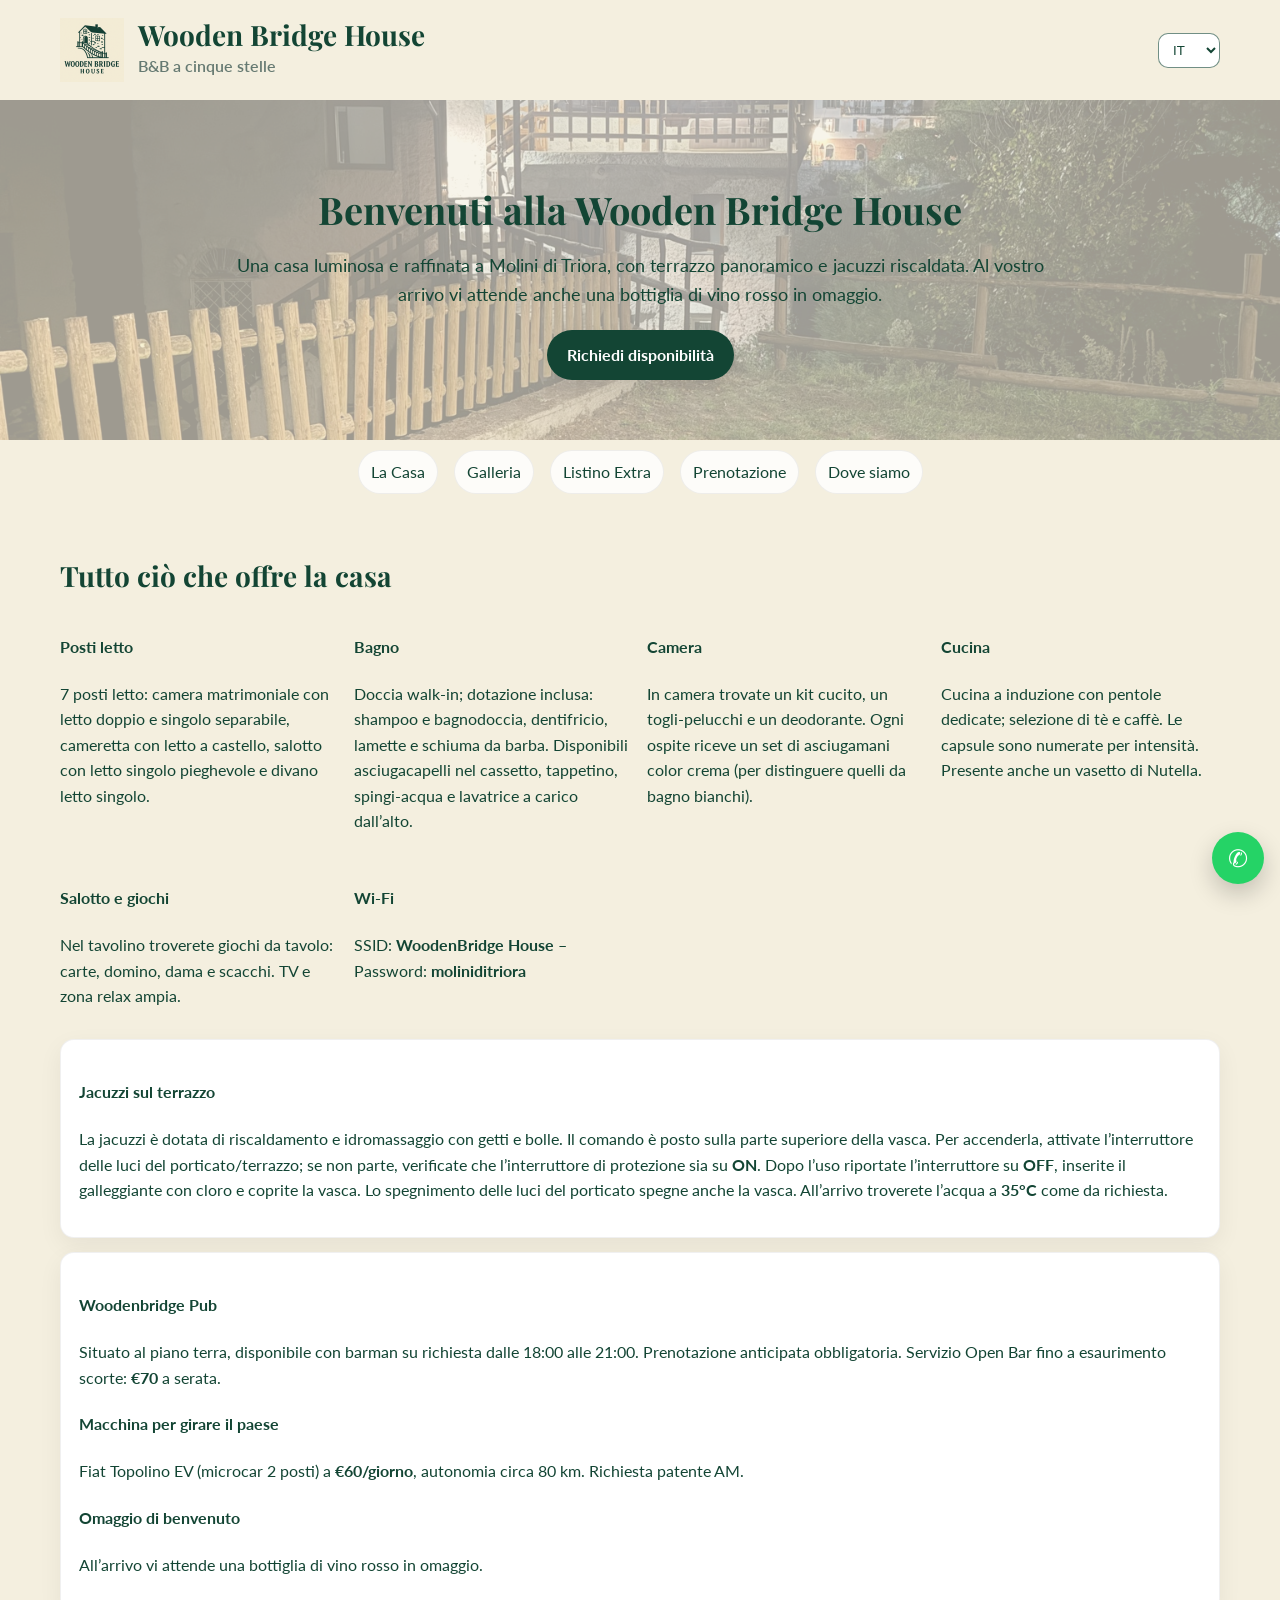
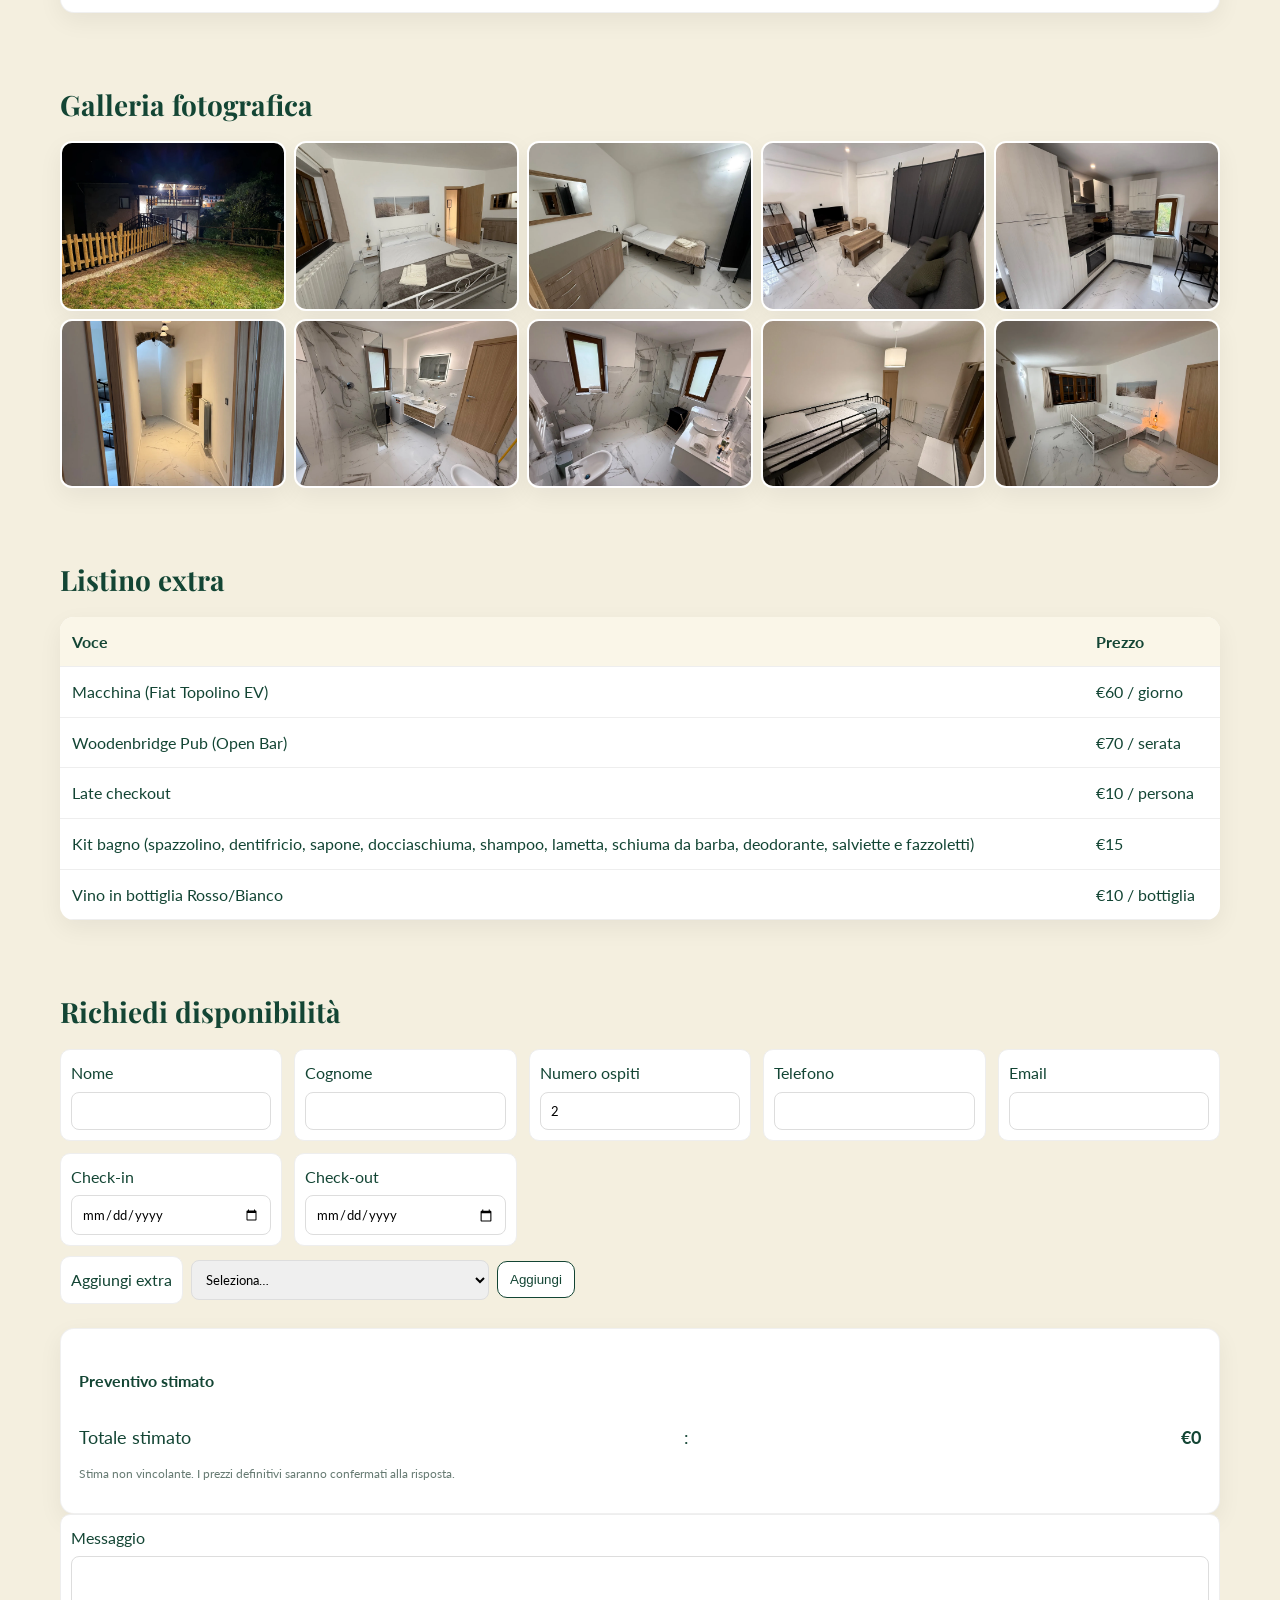
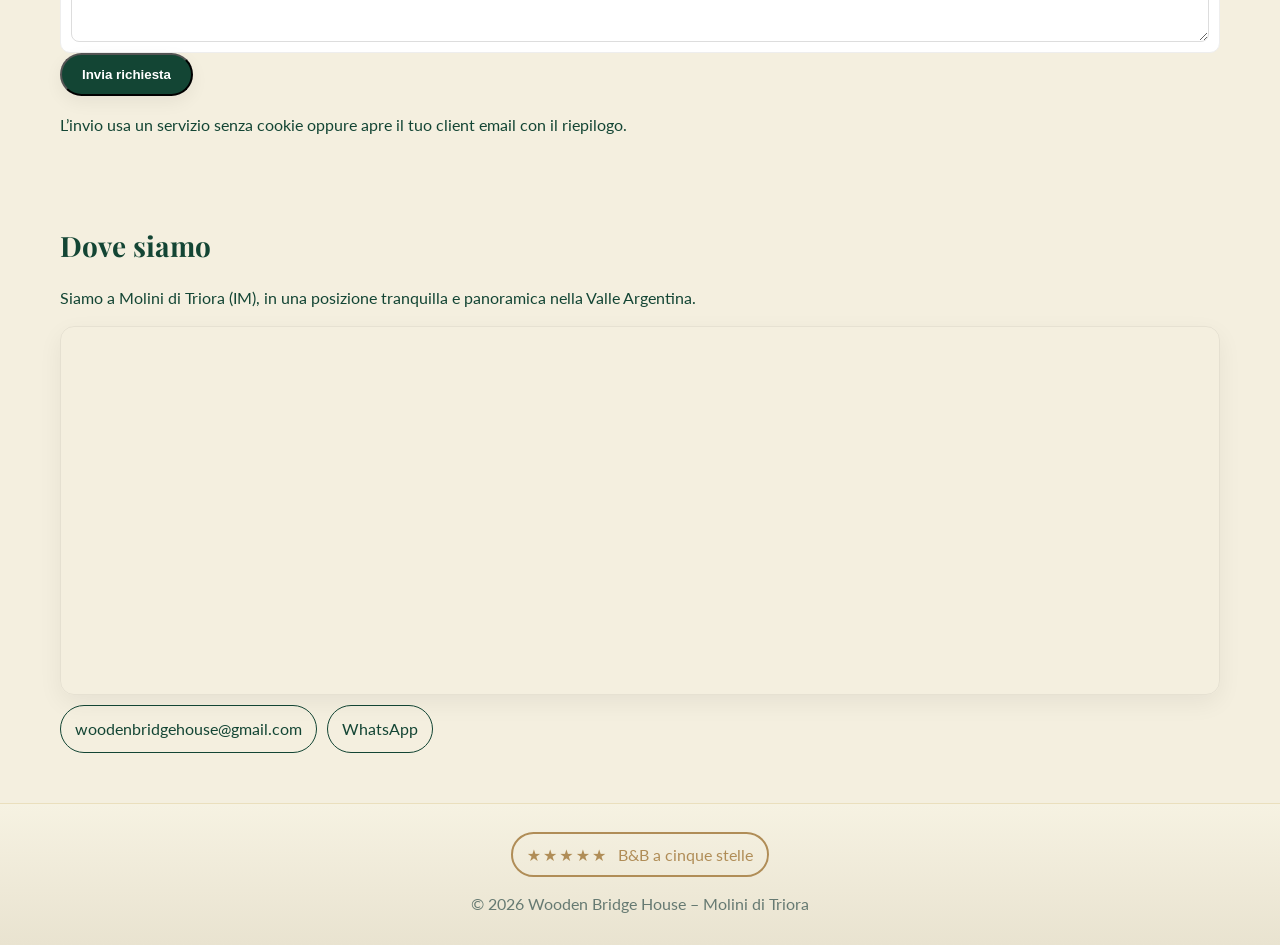
<file: index.html>
<!doctype html>
<html lang="it">
<head>
  <meta charset="utf-8" />
  <meta name="viewport" content="width=device-width, initial-scale=1" />
  <title>Wooden Bridge House – B&amp;B a cinque stelle</title>
  <link rel="icon" href="favicon.ico" />
  <link rel="preconnect" href="https://fonts.gstatic.com" crossorigin>
  <link href="https://fonts.googleapis.com/css2?family=Playfair+Display:wght@500;700&family=Lato:wght@300;400;700&display=swap" rel="stylesheet">
  <link rel="stylesheet" href="style.css" />
  <meta name="description" content="Wooden Bridge House • B&amp;B a cinque stelle a Molini di Triora. Casa elegante con jacuzzi in terrazza, cucina moderna, giochi, omaggi e servizi premium. Prenota il tuo soggiorno.">
  <meta property="og:title" content="Wooden Bridge House – B&B a cinque stelle">
  <meta property="og:description" content="Casa elegante a Molini di Triora con terrazzo e jacuzzi. Benvenuto con bottiglia di vino, cucina a induzione, giochi in salotto. Prenota ora.">
  <meta property="og:image" content="images/photo_01.jpg">
  <meta property="og:type" content="website">
  <meta name="twitter:card" content="summary_large_image">
  <link rel="alternate" hreflang="it" href="./">
  <link rel="alternate" hreflang="en" href="./#en">
  <link rel="alternate" hreflang="fr" href="./#fr">
  <link rel="alternate" hreflang="de" href="./#de">
  <link rel="alternate" hreflang="ru" href="./#ru">
  <script type="application/ld+json">
  {
    "@context": "https://schema.org",
    "@type": "LodgingBusiness",
    "name": "Wooden Bridge House",
    "description": "B&B a cinque stelle a Molini di Triora con terrazzo panoramico e jacuzzi riscaldata.",
    "address": {"@type": "PostalAddress","addressLocality": "Molini di Triora","addressRegion": "IM","addressCountry": "IT"},
    "amenityFeature": [
      {"@type":"LocationFeatureSpecification","name":"Jacuzzi terrazzo","value":true},
      {"@type":"LocationFeatureSpecification","name":"Wi‑Fi","value":true},
      {"@type":"LocationFeatureSpecification","name":"Cucina a induzione","value":true},
      {"@type":"LocationFeatureSpecification","name":"Lavatrice","value":true}
    ],
    "telephone": "+39 348 2782639",
    "email": "woodenbridgehouse@gmail.com",
    "url": "https://example.com"
  }
  </script>
</head>
<body>
<header class="site-header">
  <div class="brand">
    <img src="images/logo.png" alt="Wooden Bridge House logo" class="logo">
    <div class="brand-text">
      <h1>Wooden Bridge House</h1>
      <p class="subtitle" data-i18n="tagline">B&amp;B a cinque stelle</p>
    </div>
  </div>
  <div class="top-actions">
    <select id="lang" aria-label="language">
      <option value="it" selected>IT</option>
      <option value="en">EN</option>
      <option value="fr">FR</option>
      <option value="de">DE</option>
      <option value="ru">RU</option>
    </select>
  </div>
</header>

<section class="hero">
  <div class="hero-bg"></div>
  <div class="hero-content">
    <h2 data-i18n="welcome_title">Benvenuti alla Wooden Bridge House</h2>
    <p data-i18n="welcome_text">Una casa luminosa e raffinata a Molini di Triora, con terrazzo panoramico e jacuzzi riscaldata. Al vostro arrivo vi attende anche una bottiglia di vino rosso in omaggio.</p>
    <a href="#booking" class="cta" data-i18n="cta_book">Richiedi disponibilità</a>
  </div>
</section>

<nav class="anchor-nav">
  <a href="#about" data-i18n="nav_about">La Casa</a>
  <a href="#gallery" data-i18n="nav_gallery">Galleria</a>
  <a href="#extras" data-i18n="nav_extras">Listino Extra</a>
  <a href="#booking" data-i18n="nav_booking">Prenotazione</a>
  <a href="#location" data-i18n="nav_location">Dove siamo</a>
</nav>

<section id="about" class="section">
  <h3 data-i18n="about_title">Tutto ciò che offre la casa</h3>
  <div class="features-grid">
    <div>
      <h4 data-i18n="sleep_title">Posti letto</h4>
      <p data-i18n="sleep_text">7 posti letto: camera matrimoniale con letto doppio e singolo separabile, cameretta con letto a castello, salotto con letto singolo pieghevole e divano letto singolo.</p>
    </div>
    <div>
      <h4 data-i18n="bath_title">Bagno</h4>
      <p data-i18n="bath_text">Doccia walk-in; dotazione inclusa: shampoo e bagnodoccia, dentifricio, lamette e schiuma da barba. Disponibili asciugacapelli nel cassetto, tappetino, spingi-acqua e lavatrice a carico dall’alto.</p>
    </div>
    <div>
      <h4 data-i18n="room_title">Camera</h4>
      <p data-i18n="room_text">In camera trovate un kit cucito, un togli-pelucchi e un deodorante. Ogni ospite riceve un set di asciugamani color crema (per distinguere quelli da bagno bianchi).</p>
    </div>
    <div>
      <h4 data-i18n="kitchen_title">Cucina</h4>
      <p data-i18n="kitchen_text">Cucina a induzione con pentole dedicate; selezione di tè e caffè. Le capsule sono numerate per intensità. Presente anche un vasetto di Nutella.</p>
    </div>
    <div>
      <h4 data-i18n="lounge_title">Salotto e giochi</h4>
      <p data-i18n="lounge_text">Nel tavolino troverete giochi da tavolo: carte, domino, dama e scacchi. TV e zona relax ampia.</p>
    </div>
    <div>
      <h4 data-i18n="wifi_title">Wi‑Fi</h4>
      <p>SSID: <strong>WoodenBridge House</strong> – Password: <strong>moliniditriora</strong></p>
    </div>
  </div>

  <div class="jacuzzi card">
    <h4 data-i18n="jac_title">Jacuzzi sul terrazzo</h4>
    <p data-i18n="jac_text">
      La jacuzzi è dotata di riscaldamento e idromassaggio con getti e bolle. Il comando è posto sulla parte superiore della vasca.
      Per accenderla, attivate l’interruttore delle luci del porticato/terrazzo; se non parte, verificate che l’interruttore di protezione sia su <b>ON</b>.
      Dopo l’uso riportate l’interruttore su <b>OFF</b>, inserite il galleggiante con cloro e coprite la vasca. Lo spegnimento delle luci del porticato spegne anche la vasca.
      All’arrivo troverete l’acqua a <b>35°C</b> come da richiesta.
    </p>
  </div>

  <div class="services card">
    <h4 data-i18n="pub_title">Woodenbridge Pub</h4>
    <p data-i18n="pub_text">Situato al piano terra, disponibile con barman su richiesta dalle 18:00 alle 21:00. Prenotazione anticipata obbligatoria. Servizio Open Bar fino a esaurimento scorte: <b>€70</b> a serata.</p>
    <h4 data-i18n="car_title">Macchina per girare il paese</h4>
    <p data-i18n="car_text">Fiat Topolino EV (microcar 2 posti) a <b>€60/giorno</b>, autonomia circa 80 km. Richiesta patente AM.</p>
    <h4 data-i18n="gift_title">Omaggio di benvenuto</h4>
    <p data-i18n="gift_text">All’arrivo vi attende una bottiglia di vino rosso in omaggio.</p>
  </div>
</section>

<section id="gallery" class="section">
  <h3 data-i18n="gallery_title">Galleria fotografica</h3>
  <div class="gallery">
    <a href="images/photo_01.jpg" class="lb"><picture><source type="image/webp" srcset="images/photo_01.webp"><img src="images/photo_01.jpg" loading="lazy" alt="Foto Wooden Bridge House"></picture></a>
    <a href="images/photo_02.jpg" class="lb"><picture><source type="image/webp" srcset="images/photo_02.webp"><img src="images/photo_02.jpg" loading="lazy" alt="Foto Wooden Bridge House"></picture></a>
    <a href="images/photo_03.jpg" class="lb"><picture><source type="image/webp" srcset="images/photo_03.webp"><img src="images/photo_03.jpg" loading="lazy" alt="Foto Wooden Bridge House"></picture></a>
    <a href="images/photo_04.jpg" class="lb"><picture><source type="image/webp" srcset="images/photo_04.webp"><img src="images/photo_04.jpg" loading="lazy" alt="Foto Wooden Bridge House"></picture></a>
    <a href="images/photo_05.jpg" class="lb"><picture><source type="image/webp" srcset="images/photo_05.webp"><img src="images/photo_05.jpg" loading="lazy" alt="Foto Wooden Bridge House"></picture></a>
    <a href="images/photo_06.jpg" class="lb"><picture><source type="image/webp" srcset="images/photo_06.webp"><img src="images/photo_06.jpg" loading="lazy" alt="Foto Wooden Bridge House"></picture></a>
    <a href="images/photo_07.jpg" class="lb"><picture><source type="image/webp" srcset="images/photo_07.webp"><img src="images/photo_07.jpg" loading="lazy" alt="Foto Wooden Bridge House"></picture></a>
    <a href="images/photo_08.jpg" class="lb"><picture><source type="image/webp" srcset="images/photo_08.webp"><img src="images/photo_08.jpg" loading="lazy" alt="Foto Wooden Bridge House"></picture></a>
    <a href="images/photo_09.jpg" class="lb"><picture><source type="image/webp" srcset="images/photo_09.webp"><img src="images/photo_09.jpg" loading="lazy" alt="Foto Wooden Bridge House"></picture></a>
    <a href="images/photo_10.jpg" class="lb"><picture><source type="image/webp" srcset="images/photo_10.webp"><img src="images/photo_10.jpg" loading="lazy" alt="Foto Wooden Bridge House"></picture></a>
  </div>
</section>

<section id="extras" class="section">
  <h3 data-i18n="extras_title">Listino extra</h3>
  <table class="price-table">
    <thead><tr><th data-i18n="extra_item">Voce</th><th data-i18n="extra_price">Prezzo</th></tr></thead>
    <tbody>
      <tr><td data-i18n="extra_car">Macchina (Fiat Topolino EV)</td><td>€60 / <span data-i18n="per_day">giorno</span></td></tr>
      <tr><td data-i18n="extra_pub">Woodenbridge Pub (Open Bar)</td><td>€70 / <span data-i18n="per_evening">serata</span></td></tr>
      <tr><td data-i18n="extra_late">Late checkout</td><td>€10 / <span data-i18n="per_person">persona</span></td></tr>
      <tr><td data-i18n="extra_bathkit">Kit bagno (spazzolino, dentifricio, sapone, docciaschiuma, shampoo, lametta, schiuma da barba, deodorante, salviette e fazzoletti)</td><td>€15</td></tr>
      <tr><td data-i18n="extra_wine">Vino in bottiglia Rosso/Bianco</td><td>€10 / <span data-i18n="per_bottle">bottiglia</span></td></tr>
    </tbody>
  </table>
</section>

<section id="booking" class="section booking">
  <h3 data-i18n="book_title">Richiedi disponibilità</h3>
  <form id="bookForm">
    <!-- Honeypot anti-spam -->
    <input type="text" name="company" style="display:none" tabindex="-1" autocomplete="off">
    <div class="grid">
      <label><span data-i18n="first_name">Nome</span><input required name="firstName" type="text"></label>
      <label><span data-i18n="last_name">Cognome</span><input required name="lastName" type="text"></label>
      <label><span data-i18n="guests">Numero ospiti</span><input required name="guests" type="number" min="1" max="7" value="2"></label>
      <label><span data-i18n="phone">Telefono</span><input required name="phone" type="tel"></label>
      <label><span data-i18n="email">Email</span><input required name="email" type="email"></label>
      <label><span data-i18n="checkin">Check‑in</span><input required name="checkin" type="date"></label>
      <label><span data-i18n="checkout">Check‑out</span><input required name="checkout" type="date"></label>
    </div>

    <div class="extras-selector">
      <label for="extraSelect" data-i18n="add_extra">Aggiungi extra</label>
      <select id="extraSelect">
        <option value="" selected disabled data-i18n="choose_extra">Seleziona…</option>
        <option value="Macchina (Fiat Topolino EV) – €60/giorno">Macchina (Fiat Topolino EV) – €60/giorno</option>
        <option value="Woodenbridge Pub (Open Bar) – €70/serata">Woodenbridge Pub (Open Bar) – €70/serata</option>
        <option value="Late checkout – €10/persona">Late checkout – €10/persona</option>
        <option value="Kit bagno – €15">Kit bagno – €15</option>
        <option value="Vino in bottiglia Rosso/Bianco – €10/bottiglia">Vino in bottiglia Rosso/Bianco – €10/bottiglia</option>
      </select>
      <button class="add-extra" type="button" data-i18n="btn_add">Aggiungi</button>
    </div>

    <ul id="extraList" class="extra-list"></ul>

    <div class="quote card">
      <h4 data-i18n="quote_title">Preventivo stimato</h4>
      <div id="quoteLines" class="quote-lines"></div>
      <div class="quote-total"><span data-i18n="total">Totale stimato</span>: <strong id="quoteTotal">€0</strong></div>
      <p class="muted" data-i18n="quote_note">Stima non vincolante. I prezzi definitivi saranno confermati alla risposta.</p>
    </div>

    <label class="full"><span data-i18n="message">Messaggio (opzionale)</span><textarea name="message" rows="4"></textarea></label>

    <button class="cta" type="submit" data-i18n="btn_send">Invia richiesta</button>
    <p class="form-note" data-i18n="form_note">L’invio usa un servizio senza cookie oppure apre il tuo client email con il riepilogo.</p>
  </form>
</section>

<section id="location" class="section">
  <h3 data-i18n="loc_title">Dove siamo</h3>
  <p data-i18n="loc_text">Siamo a Molini di Triora (IM), in una posizione tranquilla e panoramica nella Valle Argentina.</p>
  <div class="map-wrap">
    <iframe title="Molini di Triora" src="https://www.google.com/maps?q=Molini%20di%20Triora&output=embed" loading="lazy" referrerpolicy="no-referrer-when-downgrade"></iframe>
  </div>
  <div class="contacts">
    <a class="btn-outline" href="mailto:woodenbridgehouse@gmail.com">woodenbridgehouse@gmail.com</a>
    <a class="btn-outline" href="https://wa.me/393482782639" target="_blank">WhatsApp</a>
  </div>
</section>

<footer class="site-footer">
  <div class="seal">
    <span class="stars">★★★★★</span>
    <span class="seal-text" data-i18n="tagline">B&amp;B a cinque stelle</span>
  </div>
  <p>© <span id="year"></span> Wooden Bridge House – Molini di Triora</p>
</footer>

<a class="whatsapp-floating" href="https://wa.me/393482782639" target="_blank" aria-label="WhatsApp">✆</a>

<div class="lb-overlay" id="lightbox" aria-hidden="true">
  <a href="#" class="lb-close" id="lbClose" aria-label="Close">×</a>
  <img id="lbImg" alt="Foto Wooden Bridge House full view" />
</div>

<script>const GALLERY_BG = "images/photo_01.jpg";</script>
<script src="script.js"></script>
</body>
</html>
</file>
<file: style.css>
:root{
  --bg:#f4efdf;
  --paper:#fffaf0;
  --ink:#134534;
  --ink-60: rgba(19,69,52,0.6);
  --accent:#b08d57;
  --muted:#667a72;
  --shadow: rgba(0,0,0,0.06);
  --radius:14px;
  --radius-sm:10px;
  --max:1200px;
  --font-title:"Playfair Display",serif;
  --font-body:"Lato",system-ui,-apple-system,Segoe UI,Roboto,Arial,sans-serif;
}
*{box-sizing:border-box}
html,body{margin:0;padding:0;background:var(--bg);color:var(--ink);font-family:var(--font-body);line-height:1.6}
img{max-width:100%;display:block}
a{color:var(--ink)}
.site-header{max-width:var(--max);margin:0 auto;display:flex;align-items:center;justify-content:space-between;padding:18px 20px}
.brand{display:flex;gap:14px;align-items:center}
.logo{width:64px;height:auto}
.brand-text h1{font-family:var(--font-title);font-size:28px;line-height:1;margin:0}
.subtitle{margin:4px 0 0 0;color:var(--muted);font-weight:600}
.top-actions select{padding:8px 10px;border-radius:10px;border:1px solid var(--ink-60);background:#fff;color:var(--ink)}

.hero{position:relative;isolation:isolate}
.hero-bg{position:absolute;inset:0;background:url('images/photo_01.jpg') center/cover no-repeat;filter:grayscale(20%) contrast(1.05);opacity:.35;z-index:-1}
.hero-content{max-width:var(--max);margin:0 auto;padding:80px 20px 60px 20px;text-align:center}
.hero h2{font-family:var(--font-title);font-size:38px;margin:0 0 10px}
.hero p{max-width:820px;margin:0 auto 22px;font-size:18px}
.cta{display:inline-block;background:var(--ink);color:#fff;text-decoration:none;padding:12px 20px;border-radius:999px;font-weight:700;box-shadow:0 6px 18px var(--shadow)}
.anchor-nav{max-width:var(--max);margin:0 auto;padding:10px 20px;display:flex;gap:16px;flex-wrap:wrap;justify-content:center}
.anchor-nav a{text-decoration:none;padding:8px 12px;border-radius:999px;background:#ffffffcc;border:1px solid var(--shadow)}

.section{max-width:var(--max);margin:30px auto;padding:20px}
.section h3{font-family:var(--font-title);font-size:28px;margin:0 0 14px}
.features-grid{display:grid;grid-template-columns:repeat(auto-fit,minmax(260px,1fr));gap:14px}
.card{background:#fff;border-radius:var(--radius);padding:18px;border:1px solid var(--shadow);box-shadow:0 8px 24px var(--shadow);margin-top:14px}
.gallery{display:grid;grid-template-columns:repeat(auto-fit,minmax(220px,1fr));gap:8px}
.gallery img{border-radius:12px;border:2px solid #fff;box-shadow:0 8px 24px var(--shadow);aspect-ratio:4/3;object-fit:cover;transition:transform .2s}
.gallery a:hover img{transform:scale(1.02)}

.price-table{width:100%;border-collapse:collapse;background:#fff;border-radius:var(--radius);overflow:hidden;box-shadow:0 8px 24px var(--shadow)}
.price-table th,.price-table td{padding:12px;border-bottom:1px solid #eee;text-align:left}
.price-table th{background:#faf6e8}

.booking .grid{display:grid;grid-template-columns:repeat(auto-fit,minmax(220px,1fr));gap:12px}
.booking label{display:flex;flex-direction:column;gap:6px;background:#fff;padding:10px;border-radius:var(--radius-sm);border:1px solid #eee}
.booking input,.booking textarea, .booking select{padding:10px;border:1px solid #ddd;border-radius:8px;font-family:var(--font-body)}
.booking .full{grid-column:1/-1}
.extras-selector{display:flex;gap:8px;margin:10px 0;align-items:center;flex-wrap:wrap}
.add-extra{border:1px solid var(--ink);background:#fff;color:var(--ink);padding:10px 12px;border-radius:10px;cursor:pointer}
.extra-list{list-style:none;padding:0;margin:8px 0;display:flex;gap:8px;flex-wrap:wrap}
.extra-list .chip{display:inline-flex;gap:8px;align-items:center;background:#fff;border:1px solid #ddd;border-radius:999px;padding:8px 12px}
.chip button{border:none;background:none;color:#b00;font-weight:700;cursor:pointer}
.extra-list .chip::before{content:"+";margin-right:6px;color:var(--accent);font-weight:900}

/* Lightbox */
.lb-overlay{position:fixed;inset:0;background:rgba(0,0,0,.85);display:none;align-items:center;justify-content:center;z-index:9999;padding:20px}
.lb-overlay img{max-width:96vw;max-height:92vh;border-radius:10px;box-shadow:0 20px 60px rgba(0,0,0,.5)}
.lb-overlay.show{display:flex}
.lb-close{position:fixed;top:16px;right:22px;color:#fff;font-size:30px;text-decoration:none}

/* Quote */
.quote-lines{display:flex;flex-direction:column;gap:6px;margin-bottom:8px}
.quote-lines .line{display:flex;justify-content:space-between;border-bottom:1px dashed #ddd;padding:4px 0}
.quote-total{display:flex;justify-content:space-between;align-items:center;font-size:18px;margin-top:6px}
.muted{color:var(--muted);font-size:12px}

.map-wrap{border-radius:var(--radius);overflow:hidden;box-shadow:0 8px 24px var(--shadow);border:1px solid var(--shadow)}
.map-wrap iframe{width:100%;height:360px;border:0}

.contacts{display:flex;gap:10px;margin-top:10px;flex-wrap:wrap}
.btn-outline{border:1px solid var(--ink);color:var(--ink);padding:10px 14px;border-radius:999px;text-decoration:none}

.site-footer{margin-top:30px;background:linear-gradient(0deg,#e9e3d0,#f6f2e2);padding:28px 20px;text-align:center;border-top:1px solid #eadfbd}
.seal{display:inline-flex;gap:10px;align-items:center;border:2px solid var(--accent);color:var(--accent);padding:8px 14px;border-radius:999px;margin-bottom:8px}
.seal .stars{letter-spacing:2px}
.site-footer p{margin:6px 0 0 0;color:var(--muted)}

.whatsapp-floating{
  position:fixed;right:16px;bottom:16px;width:52px;height:52px;border-radius:50%;
  display:grid;place-items:center;background:#25D366;color:#fff;text-decoration:none;
  font-size:24px;box-shadow:0 10px 24px rgba(0,0,0,.2);z-index:999
}
</file>
